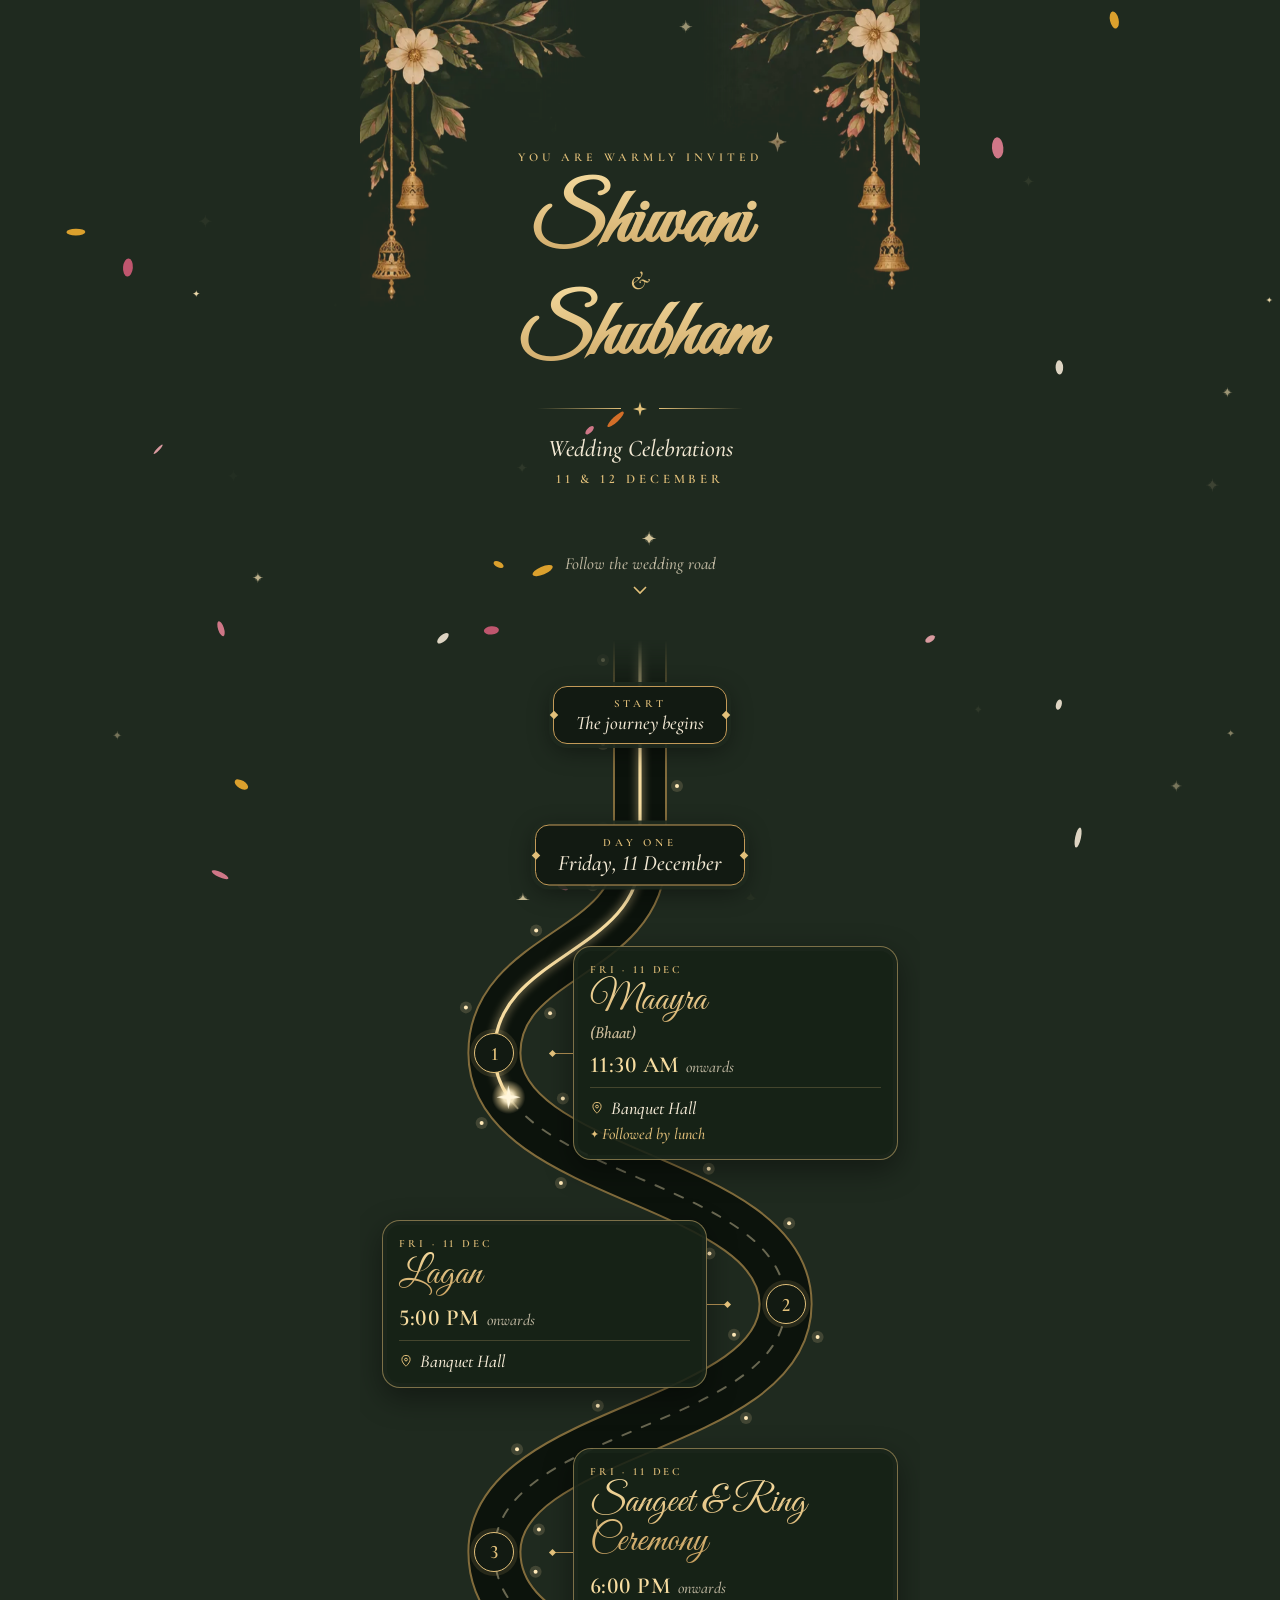
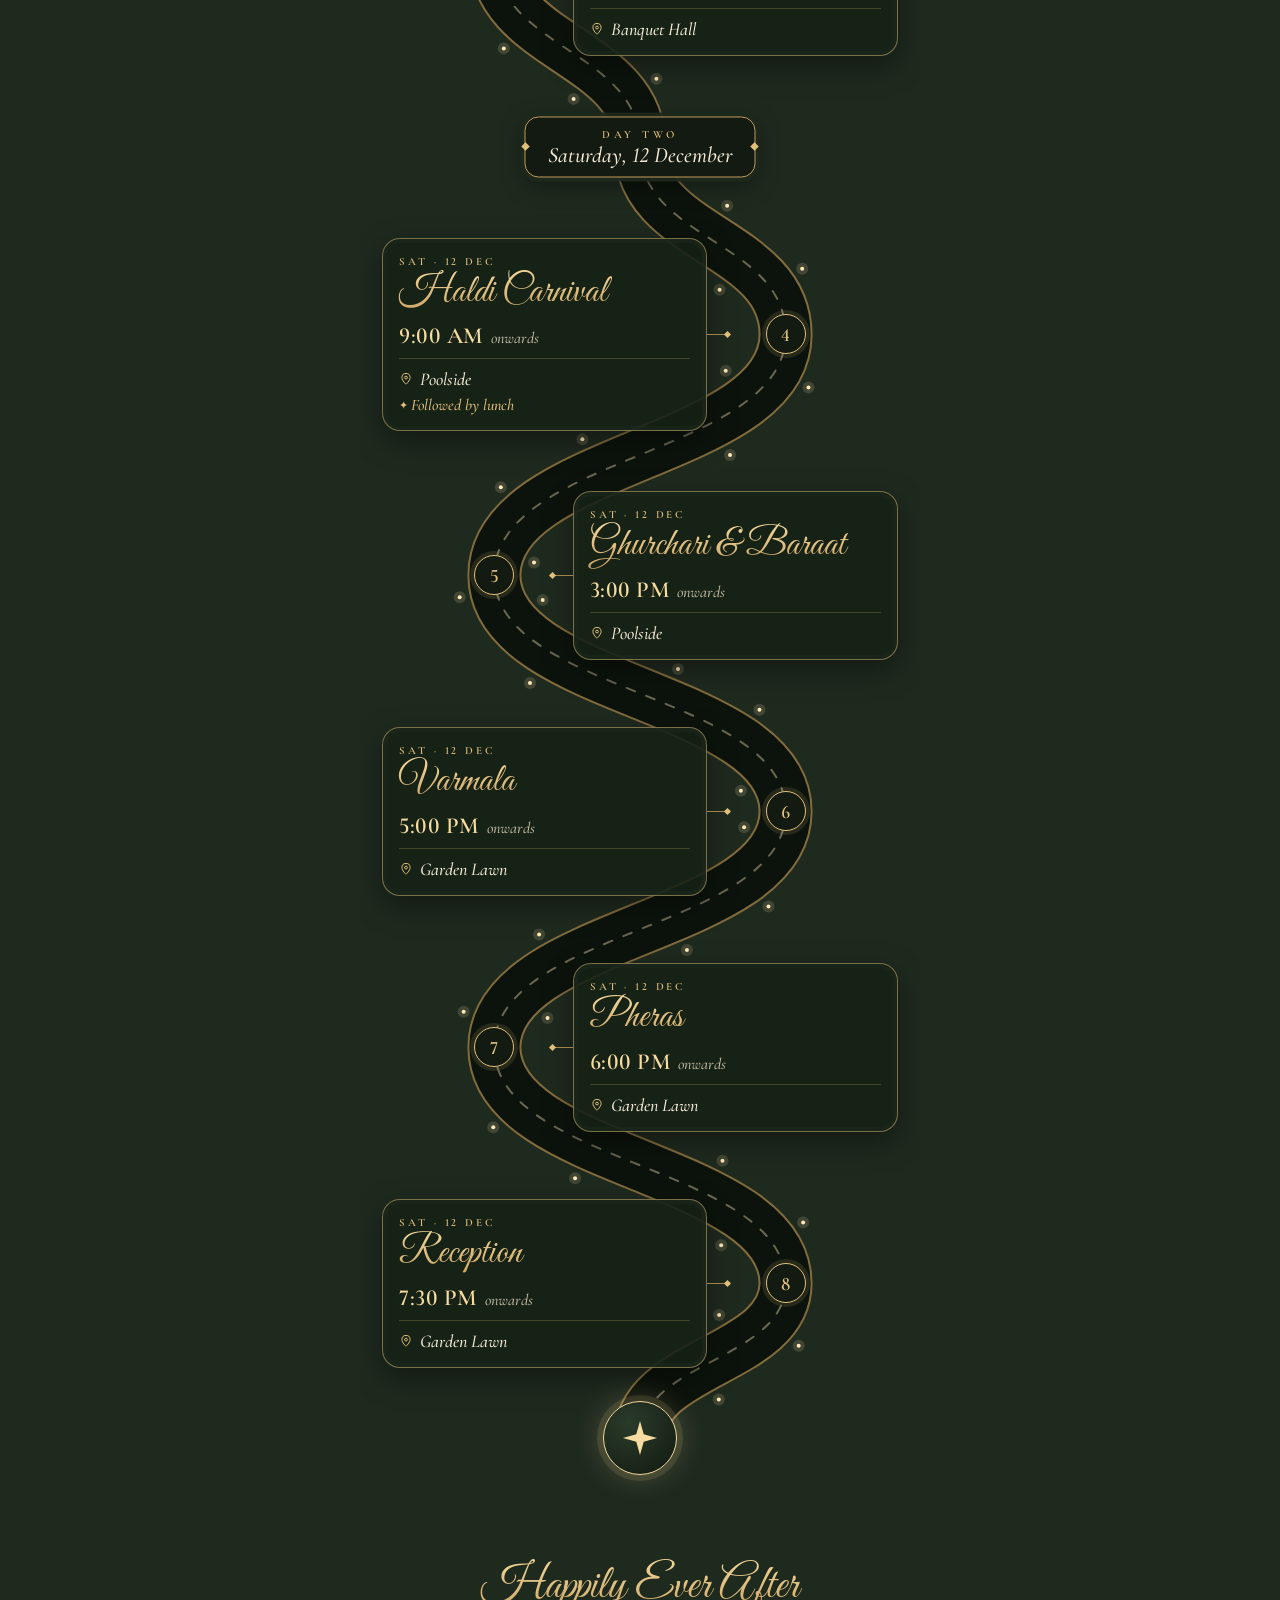
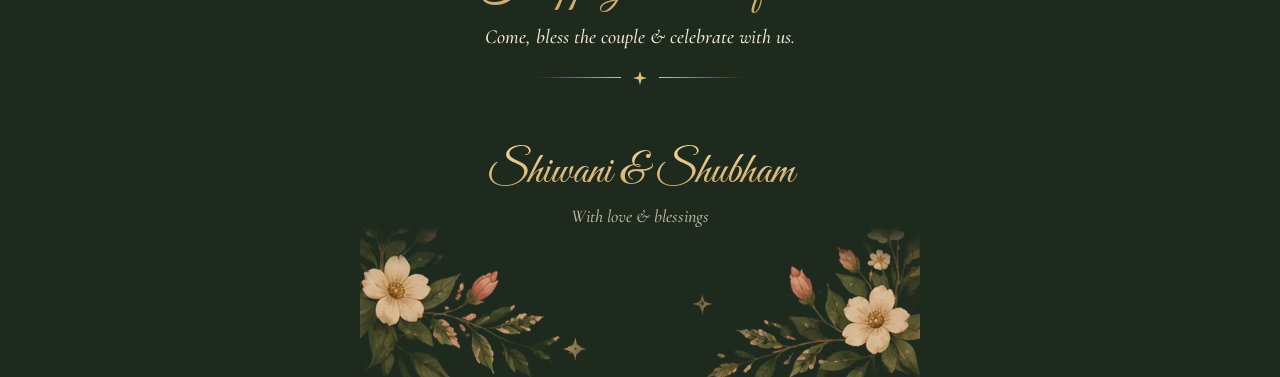
<file: wedding-timeline.html>
<!doctype html>
<html lang="en">
<head>
<meta charset="utf-8">
<meta name="viewport" content="width=device-width, initial-scale=1, viewport-fit=cover">
<meta name="theme-color" content="#1f2a1f">
<title>Shiwani &amp; Shubham – Wedding Program</title>
<style>
@font-face{font-family:"Great Vibes";font-style:normal;font-weight:400;font-display:swap;src:url([data-uri]) format("woff2");}
@font-face{font-family:"Cormorant Garamond";font-style:normal;font-weight:600;font-display:swap;src:url([data-uri]) format("woff2");}
@font-face{font-family:"Cormorant Garamond";font-style:italic;font-weight:500;font-display:swap;src:url([data-uri]) format("woff2");}

:root{
  --bg:#1f2a1f; --bg-deep:#121a12; --panel:rgba(22,33,22,.88);
  --gold:#e2c07a; --gold-hi:#f6dca0; --gold-lo:#c39a58; --cream:#f3e9d4; --muted:#bdb69f;
  --script:"Great Vibes","Snell Roundhand","Brush Script MT",cursive;
  --serif:"Cormorant Garamond",Georgia,"Times New Roman",serif;
  --road-w:46px;
}
*{box-sizing:border-box;margin:0;padding:0}
html{-webkit-text-size-adjust:100%}
body{
  background:var(--bg); color:var(--cream); font-family:var(--serif);
  overflow-x:hidden; -webkit-font-smoothing:antialiased; font-variant-numeric:lining-nums; font-feature-settings:'lnum' 1;
}
#fx{position:fixed;inset:0;z-index:-1;pointer-events:none}
.wrap{position:relative;max-width:560px;margin:0 auto;overflow:hidden}

.gold-text{padding:.22em .2em .26em;margin:-.22em -.2em -.26em;background:linear-gradient(180deg,var(--gold-hi),var(--gold-lo));-webkit-background-clip:text;background-clip:text;color:transparent;-webkit-text-fill-color:transparent}

/* ---------- corner florals ---------- */
.corner{position:absolute;pointer-events:none;user-select:none;-webkit-user-drag:none;mix-blend-mode:lighten}
.tl{top:0;left:0;width:min(46%,230px)}
.tr{top:0;right:0;width:min(46%,230px)}
.bl{bottom:0;left:0;width:min(52%,260px)}
.br{bottom:0;right:0;width:min(52%,260px)}

/* ---------- hero ---------- */
.hero{position:relative;min-height:640px;padding:150px 24px 40px;text-align:center;display:flex;flex-direction:column;align-items:center}
.eyebrow{font-weight:600;font-size:12px;letter-spacing:.34em;text-transform:uppercase;color:var(--gold)}
.hero .names{margin-top:18px;line-height:1}
.hero .names .n{display:block;font-family:var(--script);font-size:68px;line-height:1.1}
.hero .names .amp{display:block;font-style:italic;font-weight:500;font-size:26px;color:var(--gold);margin:-6px 0 -4px;position:relative;z-index:1}
.rule{display:flex;align-items:center;gap:12px;margin:22px 0 18px;color:var(--gold)}
.rule i{display:block;width:84px;height:1px;background:linear-gradient(90deg,transparent,var(--gold))}
.rule i:last-child{background:linear-gradient(270deg,transparent,var(--gold))}
.rule svg{width:14px;height:14px;fill:var(--gold)}
.hero .sub{font-style:italic;font-weight:500;font-size:24px;color:var(--cream)}
.hero .dates{margin-top:8px;font-weight:600;font-size:13px;letter-spacing:.3em;text-transform:uppercase;color:var(--gold)}
.hero .scroll{margin-top:auto;padding-top:40px;display:flex;flex-direction:column;align-items:center;gap:6px;font-style:italic;font-weight:500;font-size:17px;color:var(--muted)}
.hero .scroll svg{width:20px;height:20px;stroke:var(--gold);fill:none;stroke-width:1.6;animation:bob 1.8s ease-in-out infinite}
@keyframes bob{0%,100%{transform:translateY(0);opacity:.5}50%{transform:translateY(6px);opacity:1}}

/* ---------- road ---------- */
#road{position:relative;padding-bottom:10px}
#roadSvg{position:absolute;left:0;top:0;width:100%;height:100%;pointer-events:none;overflow:visible;-webkit-mask-image:linear-gradient(to bottom,transparent 0,#000 90px);mask-image:linear-gradient(to bottom,transparent 0,#000 90px)}
#roadSvg path{fill:none;stroke-linecap:round;stroke-linejoin:round}
.edge{stroke:#b8914e;stroke-width:calc(var(--road-w) + 4px);opacity:.65}
.asphalt{stroke:#0c130c;stroke-width:var(--road-w)}
.dash{stroke:#eadbb0;stroke-width:2;stroke-dasharray:9 12;opacity:.42}
.prog{stroke:var(--gold-hi);stroke-width:3.2;filter:drop-shadow(0 0 5px rgba(246,220,160,.9))}
.bulb-halo{fill:#f6dca0;opacity:.16}
.bulb{fill:#ffe9b8;animation:twinkle 2.6s ease-in-out infinite}
@keyframes twinkle{0%,100%{opacity:.35}50%{opacity:1}}

.rider{position:absolute;left:0;top:0;width:0;height:0;z-index:4;pointer-events:none;will-change:transform}
.rider::before{content:"";position:absolute;left:-17px;top:-17px;width:34px;height:34px;border-radius:50%;
  background:radial-gradient(circle,rgba(255,240,200,.95) 0 22%,rgba(246,220,160,.55) 40%,rgba(246,220,160,0) 70%);animation:pulse 1.8s ease-in-out infinite}
.rider::after{content:"";position:absolute;left:-12px;top:-12px;width:24px;height:24px;
  background:#fff6dc;clip-path:polygon(50% 0,59% 41%,100% 50%,59% 59%,50% 100%,41% 59%,0 50%,41% 41%);animation:spin 5s linear infinite;filter:drop-shadow(0 0 4px #f6dca0)}
@keyframes pulse{0%,100%{transform:scale(.85);opacity:.8}50%{transform:scale(1.25);opacity:1}}
@keyframes spin{to{transform:rotate(360deg)}}

#stops{position:relative;z-index:2}
.stop{position:relative}
.stop.ev{padding:26px 0;min-height:236px;display:flex;align-items:center}
.stop.start{height:150px}
.stop.day{height:130px}
.stop.end{padding:0 24px 30px;text-align:center}

/* anchors the road passes through */
.pin{position:absolute;top:50%;width:40px;height:40px;margin:-20px 0 0 -20px;border-radius:50%;z-index:3;
  display:grid;place-items:center;background:var(--bg-deep);border:1.5px solid var(--gold);
  font-weight:600;font-size:19px;color:var(--gold);box-shadow:0 0 0 4px rgba(226,192,122,.12);transition:background .5s,color .5s,box-shadow .5s,transform .5s}
.pin.lit{background:linear-gradient(160deg,var(--gold-hi),var(--gold-lo));color:#1a2a1a;border-color:var(--gold-hi);
  box-shadow:0 0 0 5px rgba(246,220,160,.18),0 0 22px rgba(246,220,160,.65);transform:scale(1.08)}

.sign{position:absolute;left:50%;top:50%;transform:translate(-50%,-50%);z-index:3;text-align:center;white-space:nowrap;
  background:var(--bg-deep);border:1px solid var(--gold-lo);border-radius:14px;padding:10px 22px 9px;
  box-shadow:0 0 0 4px rgba(31,42,31,.9),0 6px 24px rgba(0,0,0,.45)}
.sign::before,.sign::after{content:"";position:absolute;top:50%;width:6px;height:6px;margin-top:-3px;background:var(--gold);transform:rotate(45deg)}
.sign::before{left:-3px}.sign::after{right:-3px}
.sign .k{display:block;font-weight:600;font-size:11px;letter-spacing:.34em;text-transform:uppercase;color:var(--gold)}
.sign .v{display:block;font-style:italic;font-weight:500;font-size:22px;color:var(--cream);margin-top:1px}
.sign.start .v{font-size:19px}

.endpin{position:relative;margin:0 auto;width:74px;height:74px;border-radius:50%;z-index:3;display:grid;place-items:center;
  background:radial-gradient(circle at 35% 30%,#2a3b2a,var(--bg-deep));border:1.5px solid var(--gold-hi);
  box-shadow:0 0 0 6px rgba(226,192,122,.12),0 0 30px rgba(246,220,160,.25);transition:box-shadow .6s}
.endpin svg{width:34px;height:34px;fill:var(--gold-hi)}
.endpin.lit{box-shadow:0 0 0 7px rgba(246,220,160,.2),0 0 44px rgba(246,220,160,.75)}
.end h2{font-family:var(--script);font-weight:400;font-size:46px;line-height:1.05;margin-top:78px}
.end p{font-style:italic;font-weight:500;font-size:20px;color:var(--cream);margin-top:12px;line-height:1.35}
.end .rule{justify-content:center;margin:20px 0 4px}

/* ---------- event cards ---------- */
.card{position:relative;width:58%;background:var(--panel);border:1px solid rgba(226,192,122,.5);border-radius:18px 18px 18px 18px;
  padding:16px 16px 15px;box-shadow:0 10px 30px rgba(0,0,0,.4),inset 0 0 0 4px rgba(31,42,31,.5);
  opacity:0;transition:opacity .8s ease,transform .8s cubic-bezier(.2,.7,.2,1)}
.card.r{margin-left:38%;transform:translateX(26px)}
.card.l{margin-left:4%;transform:translateX(-26px)}
.card.in{opacity:1;transform:none}
.card::before{ /* connector to the road */
  content:"";position:absolute;top:50%;height:1px;width:20px;background:var(--gold-lo);opacity:.8}
.card.r::before{left:-21px}.card.l::before{right:-21px}
.card::after{content:"";position:absolute;top:50%;width:5px;height:5px;margin-top:-2px;background:var(--gold);transform:rotate(45deg)}
.card.r::after{left:-24px}.card.l::after{right:-24px}
.card .when{font-weight:600;font-size:11px;letter-spacing:.26em;text-transform:uppercase;color:var(--gold)}
.card h3{font-family:var(--script);font-weight:400;font-size:34px;line-height:1.02;margin:calc(6px - .22em) -.2em -.26em}
.card h3 small{display:block;font-family:var(--serif);font-style:italic;font-weight:500;font-size:17px;color:var(--muted);margin-top:3px;-webkit-text-fill-color:var(--muted)}
.card .time{margin-top:10px;display:flex;align-items:baseline;gap:7px}
.card .time b{font-weight:600;font-size:23px;color:var(--gold-hi);letter-spacing:.02em}
.card .time span{font-style:italic;font-weight:500;font-size:16px;color:var(--muted)}
.card .venue{margin-top:8px;padding-top:9px;border-top:1px solid rgba(226,192,122,.22);display:flex;align-items:center;gap:7px;font-style:italic;font-weight:500;font-size:18px;color:var(--cream)}
.card .venue svg{flex:none;width:14px;height:14px;fill:none;stroke:var(--gold);stroke-width:1.7}
.card .note{margin-top:5px;font-style:italic;font-weight:500;font-size:16px;color:var(--gold)}
.card .note::before{content:"✦ ";font-style:normal;font-size:11px;vertical-align:1px}

.sign,.endpin,.end>*{opacity:0;transition:opacity .9s ease}
.sign.in,.endpin.in,.end>*.in{opacity:1}

/* ---------- footer ---------- */
.foot{position:relative;padding:20px 24px 150px;text-align:center}
.foot .n{font-family:var(--script);font-size:44px;line-height:1.1}
.foot p{font-style:italic;font-weight:500;font-size:18px;color:var(--muted);margin-top:8px}

@media (min-width:560px){:root{--road-w:50px}.card h3{font-size:38px}.hero .names .n{font-size:78px}}
@media (prefers-reduced-motion:reduce){
  .card,.sign,.endpin,.end>*{transition:none;opacity:1;transform:none}.bulb,.rider::before,.rider::after,.hero .scroll svg{animation:none}
}
</style>
</head>
<body>
<canvas id="fx" aria-hidden="true"></canvas>

<main class="wrap">
  <header class="hero">
    <img class="corner tl" alt="" src="[data-uri]">
    <img class="corner tr" alt="" src="[data-uri]">
    <div class="eyebrow">You are warmly invited</div>
    <h1 class="names">
      <span class="n gold-text">Shiwani</span>
      <span class="amp">&amp;</span>
      <span class="n gold-text">Shubham</span>
    </h1>
    <div class="rule"><i></i><svg viewBox="0 0 20 20"><path d="M10 0 12.2 7.8 20 10 12.2 12.2 10 20 7.8 12.2 0 10 7.8 7.8Z"/></svg><i></i></div>
    <div class="sub">Wedding Celebrations</div>
    <div class="dates">11 &amp; 12 December</div>
    <div class="scroll">Follow the wedding road
      <svg viewBox="0 0 20 20"><path d="M4 7l6 6 6-6"/></svg>
    </div>
  </header>

  <section id="road" aria-label="Wedding program timeline">
    <svg id="roadSvg" aria-hidden="true"></svg>
    <div class="rider" id="rider" aria-hidden="true"></div>
    <div id="stops"></div>
  </section>

  <footer class="foot">
    <img class="corner bl" alt="" src="[data-uri]">
    <img class="corner br" alt="" src="[data-uri]">
    <div class="n gold-text">Shiwani &amp; Shubham</div>
    <p>With love &amp; blessings</p>
  </footer>
</main>

<script>
/* ===================== EDIT YOUR PROGRAM HERE ===================== */
const DAYS = {
  1: { label: "Day One", date: "Friday, 11 December", short: "Fri · 11 Dec" },
  2: { label: "Day Two", date: "Saturday, 12 December", short: "Sat · 12 Dec" }
};
const EVENTS = [
  { day: 1, title: "Maayra", sub: "(Bhaat)",               time: "11:30 AM", venue: "Banquet Hall",     note: "Followed by lunch" },
  { day: 1, title: "Lagan",                                 time: "5:00 PM",  venue: "Banquet Hall" },
  { day: 1, title: "Sangeet & Ring Ceremony",               time: "6:00 PM",  venue: "Banquet Hall" },
  { day: 2, title: "Haldi Carnival",                        time: "9:00 AM",  venue: "Poolside",         note: "Followed by lunch" },
  { day: 2, title: "Ghurchari & Baraat",                    time: "3:00 PM",  venue: "Poolside" },
  { day: 2, title: "Varmala",                               time: "5:00 PM",  venue: "Garden Lawn" },
  { day: 2, title: "Pheras",                                time: "6:00 PM",  venue: "Garden Lawn" },
  { day: 2, title: "Reception",                             time: "7:30 PM",  venue: "Garden Lawn" }
];
const END = { title: "Happily Ever After", text: "Come, bless the couple &amp; celebrate with us." };
/* ================================================================== */

const $ = (s, el = document) => el.querySelector(s);
const road = $('#road'), svg = $('#roadSvg'), rider = $('#rider'), stopsEl = $('#stops');
const reduce = matchMedia('(prefers-reduced-motion: reduce)').matches;
const PIN = '<svg viewBox="0 0 24 24"><path d="M12 21s7-6.2 7-11.5A7 7 0 0 0 5 9.5C5 14.800 12 21 12 21Z"/><circle cx="12" cy="9.5" r="2.4"/></svg>';
const STAR = '<svg viewBox="0 0 20 20"><path d="M10 0 12.2 7.8 20 10 12.2 12.2 10 20 7.8 12.2 0 10 7.8 7.8Z"/></svg>';

/* ---------- build the stops ---------- */
const anchors = [];           // {el, kind, x}
let evIndex = 0, lastDay = 0, html = '';
html += `<div class="stop start" data-kind="start"><div class="sign start" id="a0"><span class="k">Start</span><span class="v">The journey begins</span></div></div>`;
EVENTS.forEach((e) => {
  if (e.day !== lastDay) {
    lastDay = e.day;
    html += `<div class="stop day" data-kind="day"><div class="sign"><span class="k">${DAYS[e.day].label}</span><span class="v">${DAYS[e.day].date}</span></div></div>`;
  }
  const right = evIndex % 2 === 0;           // road on the left → card on the right
  const rx = right ? 24 : 76;
  html += `<article class="stop ev" data-kind="ev" data-x="${rx}">
    <div class="pin" style="left:${rx}%">${evIndex + 1}</div>
    <div class="card ${right ? 'r' : 'l'}">
      <div class="when">${DAYS[e.day].short}</div>
      <h3 class="gold-text">${e.title.replace('&', '&amp;')}${e.sub ? `<small>${e.sub}</small>` : ''}</h3>
      <div class="time"><b>${e.time}</b><span>onwards</span></div>
      <div class="venue">${PIN}${e.venue}</div>
      ${e.note ? `<div class="note">${e.note}</div>` : ''}
    </div></article>`;
  evIndex++;
});
html += `<div class="stop end" data-kind="end"><div class="endpin" id="endpin">${STAR}</div>
  <h2 class="gold-text">${END.title}</h2><p>${END.text}</p>
  <div class="rule"><i></i>${STAR}<i></i></div></div>`;
stopsEl.innerHTML = html;

/* ---------- road geometry ---------- */
let pts = [], samples = [], total = 0, pathEl = null, cur = 0, target = 0;

function layout() {
  const rb = road.getBoundingClientRect();
  const W = rb.width, H = rb.height;
  svg.setAttribute('viewBox', `0 0 ${W} ${H}`);
  pts = [];
  stopsEl.querySelectorAll('.stop').forEach(st => {
    const kind = st.dataset.kind;
    const el = kind === 'ev' ? st.querySelector('.pin') : kind === 'end' ? st.querySelector('.endpin') : st.querySelector('.sign');
    const r = el.getBoundingClientRect();
    pts.push({ kind, el, x: r.left + r.width / 2 - rb.left, y: r.top + r.height / 2 - rb.top });
  });
  let d = `M ${pts[0].x} 0 L ${pts[0].x} ${pts[0].y}`;
  for (let i = 1; i < pts.length; i++) {
    const a = pts[i - 1], b = pts[i], m = (b.y - a.y) / 2;
    d += ` C ${a.x} ${a.y + m} ${b.x} ${b.y - m} ${b.x} ${b.y}`;
  }
  svg.innerHTML = `<path class="edge" d="${d}"/><path class="asphalt" d="${d}"/><path class="dash" d="${d}"/><g id="bulbs"></g><path class="prog" id="prog" d="${d}"/>`;
  pathEl = $('#prog');
  total = pathEl.getTotalLength();
  pathEl.style.strokeDasharray = `${total} ${total}`;

  samples = [];
  const step = 3;
  for (let l = 0; l <= total; l += step) { const p = pathEl.getPointAtLength(l); samples.push({ l, x: p.x, y: p.y }); }

  // fairy lights lining the road
  const bulbs = $('#bulbs'); let s = '', side = 1;
  const off = parseFloat(getComputedStyle(document.documentElement).getPropertyValue('--road-w')) / 2 + 12;
  for (let l = 20; l < total - 20; l += 42) {
    const p = pathEl.getPointAtLength(l), q = pathEl.getPointAtLength(l + 1);
    let nx = -(q.y - p.y), ny = q.x - p.x; const n = Math.hypot(nx, ny) || 1; nx /= n; ny /= n;
    const x = p.x + nx * off * side, y = p.y + ny * off * side; side = -side;
    if (pts.some(a => Math.hypot(a.x - x, a.y - y) < 40)) continue;
    const cards = [...stopsEl.querySelectorAll('.card')].some(c => { const r = c.getBoundingClientRect(); return x > r.left - rb.left - 28 && x < r.right - rb.left + 28 && y > r.top - rb.top - 6 && y < r.bottom - rb.top + 6; });
    if (cards) continue;
    s += `<circle class="bulb-halo" cx="${x}" cy="${y}" r="6"/><circle class="bulb" cx="${x}" cy="${y}" r="2" style="animation-delay:${(Math.random() * 2.6).toFixed(2)}s"/>`;
  }
  bulbs.innerHTML = s;
  update(true);
}

function lenAtY(y) {
  if (y <= samples[0].y) return 0;
  if (y >= samples[samples.length - 1].y) return total;
  let lo = 0, hi = samples.length - 1;
  while (hi - lo > 1) { const m = (lo + hi) >> 1; samples[m].y < y ? lo = m : hi = m; }
  const a = samples[lo], b = samples[hi], t = (y - a.y) / ((b.y - a.y) || 1);
  return a.l + (b.l - a.l) * t;
}

let raf = 0;
function update(snap) {
  const yv = innerHeight * 0.55 - road.getBoundingClientRect().top;   // reading line, relative to road top
  target = lenAtY(yv);
  pts.forEach(p => { if (p.kind === 'ev' || p.kind === 'end') p.el.classList.toggle('lit', yv >= p.y - 6); });
  if (snap || reduce) cur = target;
  if (!raf) raf = requestAnimationFrame(tick);
}
function tick() {
  raf = 0;
  cur += (target - cur) * (reduce ? 1 : 0.16);
  if (Math.abs(target - cur) < 0.4) cur = target; else raf = requestAnimationFrame(tick);
  pathEl.style.strokeDashoffset = total - cur;
  const p = pathEl.getPointAtLength(cur);
  rider.style.transform = `translate(${p.x}px,${p.y}px)`;
}
addEventListener('scroll', () => update(false), { passive: true });
let rt; addEventListener('resize', () => { clearTimeout(rt); rt = setTimeout(layout, 120); });

/* ---------- reveal on scroll ---------- */
const io = new IntersectionObserver(es => es.forEach(e => { if (e.isIntersecting) { e.target.classList.add('in'); io.unobserve(e.target); } }), { threshold: .2 });
document.querySelectorAll('.card,.sign,.endpin,.end>*').forEach(el => io.observe(el));

layout();
(document.fonts && document.fonts.ready ? document.fonts.ready : Promise.resolve()).then(layout);
addEventListener('load', layout);

/* ---------- petals & glitter ---------- */
(function () {
  const c = $('#fx'), ctx = c.getContext('2d');
  let w, h, dpr;
  const COLORS = ['#d65c7a', '#f4aab2', '#f8ecda', '#f6b030', '#ec782a', '#e88296'];
  function size() { dpr = Math.min(devicePixelRatio || 1, 2); w = innerWidth; h = innerHeight; c.width = w * dpr; c.height = h * dpr; ctx.setTransform(dpr, 0, 0, dpr, 0, 0); }
  size(); addEventListener('resize', size);
  const R = Math.random;
  const petals = Array.from({ length: 24 }, () => ({ x: R() * w, y: R() * h, s: 5 + R() * 6, vy: 22 + R() * 34, sw: 14 + R() * 30, f: .5 + R() * 1.2, p: R() * 6.28,
    r: R() * 6.28, vr: (R() - .5) * 1.6, c: COLORS[(R() * COLORS.length) | 0], fl: 1 + R() * 2 }));
  const sparks = Array.from({ length: 34 }, () => ({ x: R() * w, y: R() * h, r: 3 + R() * 6, f: .4 + R() * 1.1, p: R() * 6.28 }));
  function star(x, y, r, a) {
    ctx.globalAlpha = a; ctx.fillStyle = '#ffe9b8'; ctx.beginPath();
    ctx.moveTo(x, y - r); ctx.quadraticCurveTo(x, y, x + r, y); ctx.quadraticCurveTo(x, y, x, y + r); ctx.quadraticCurveTo(x, y, x - r, y); ctx.quadraticCurveTo(x, y, x, y - r); ctx.fill();
    ctx.globalAlpha = a * .25; ctx.beginPath(); ctx.arc(x, y, r * .6, 0, 6.28); ctx.fill();
  }
  let last = 0;
  function frame(t) {
    const dt = Math.min(.05, (t - last) / 1000 || 0); last = t;
    ctx.clearRect(0, 0, w, h);
    sparks.forEach(s => { star(s.x, s.y, s.r, Math.max(0, Math.sin(t / 1000 * s.f * 2 + s.p)) ** 3 * .9); });
    petals.forEach(p => {
      if (!reduce) { p.y += p.vy * dt; p.r += p.vr * dt; if (p.y > h + 20) { p.y = -20; p.x = R() * w; } }
      const x = p.x + Math.sin(t / 1000 * p.f + p.p) * p.sw;
      ctx.save(); ctx.translate(x, p.y); ctx.rotate(p.r); ctx.scale(Math.abs(Math.cos(t / 1000 * p.fl + p.p)) * .65 + .35, 1);
      ctx.globalAlpha = .88; ctx.fillStyle = p.c; ctx.beginPath(); ctx.ellipse(0, 0, p.s * .55, p.s, 0, 0, 6.28); ctx.fill(); ctx.restore();
    });
    ctx.globalAlpha = 1;
    if (!reduce && !document.hidden) requestAnimationFrame(frame); else if (!reduce) setTimeout(() => requestAnimationFrame(frame), 400);
  }
  requestAnimationFrame(frame);
})();
</script>
</body>
</html>
</file>
